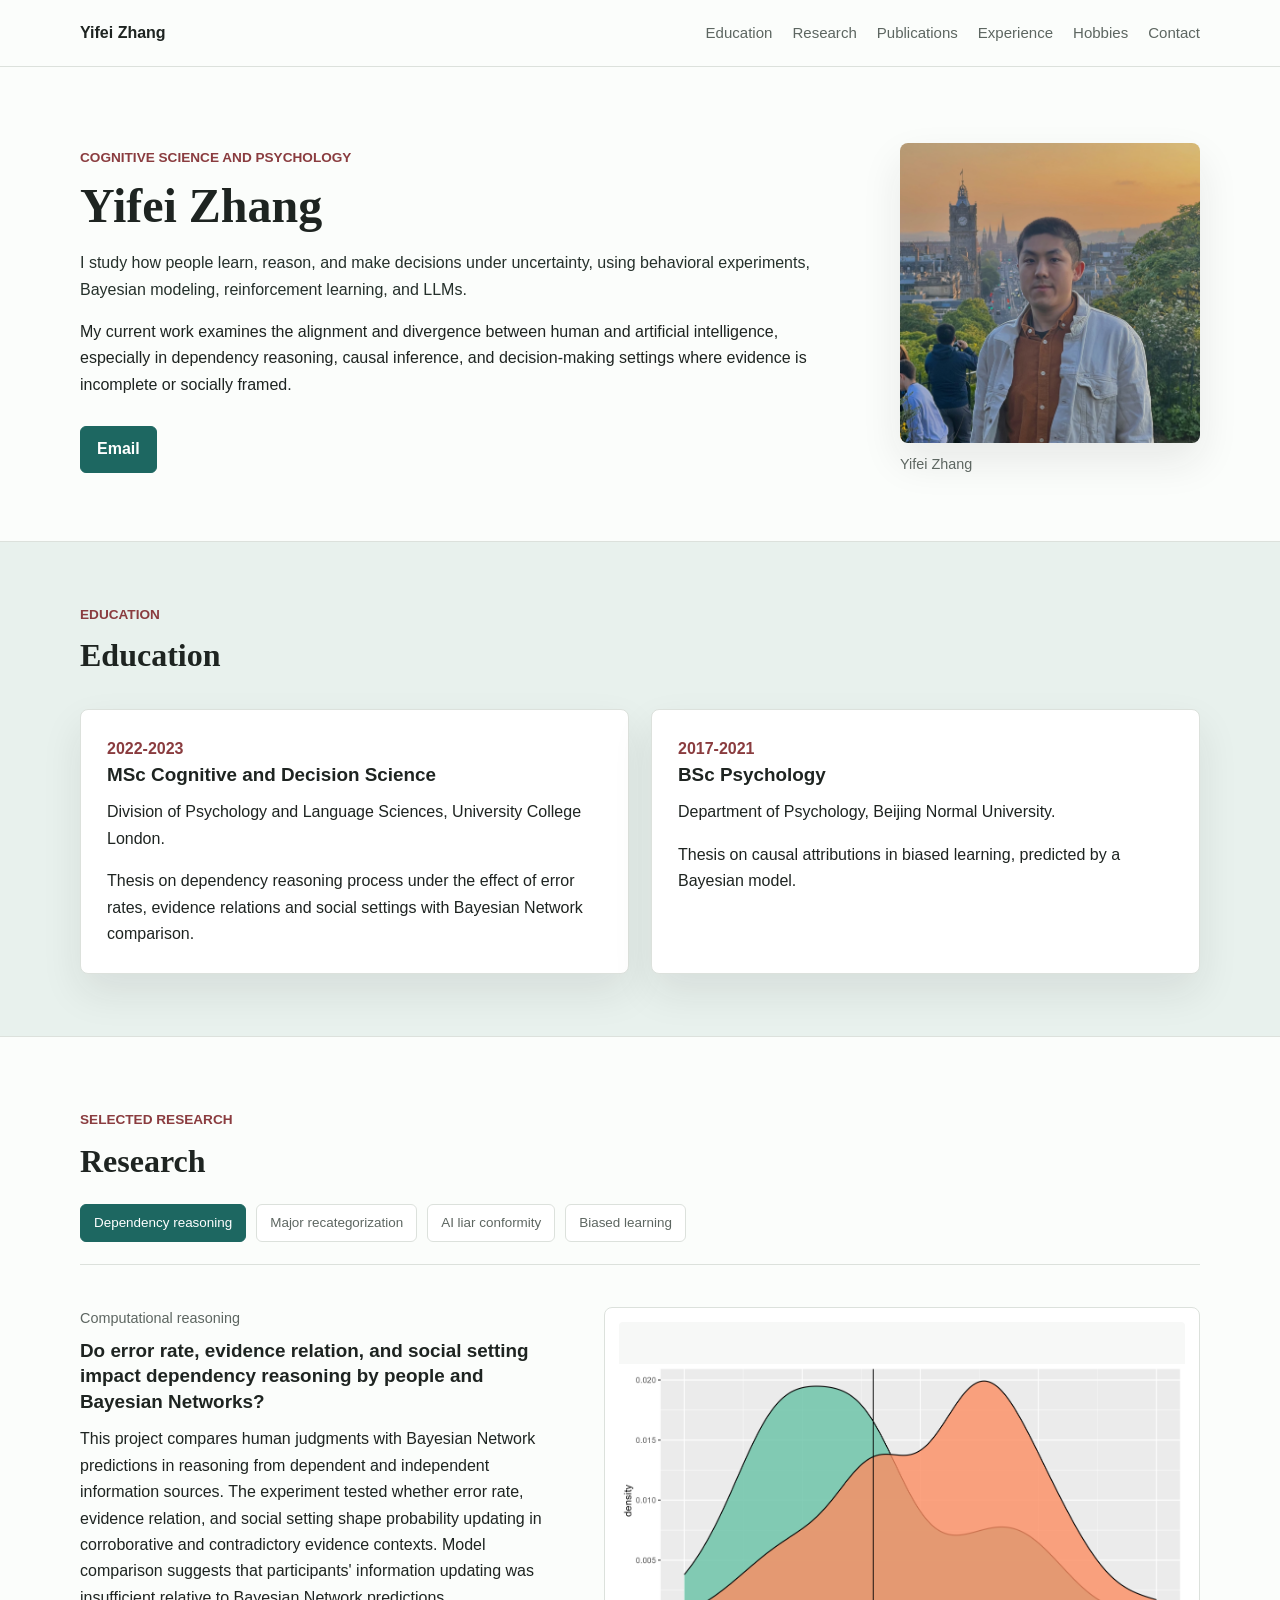
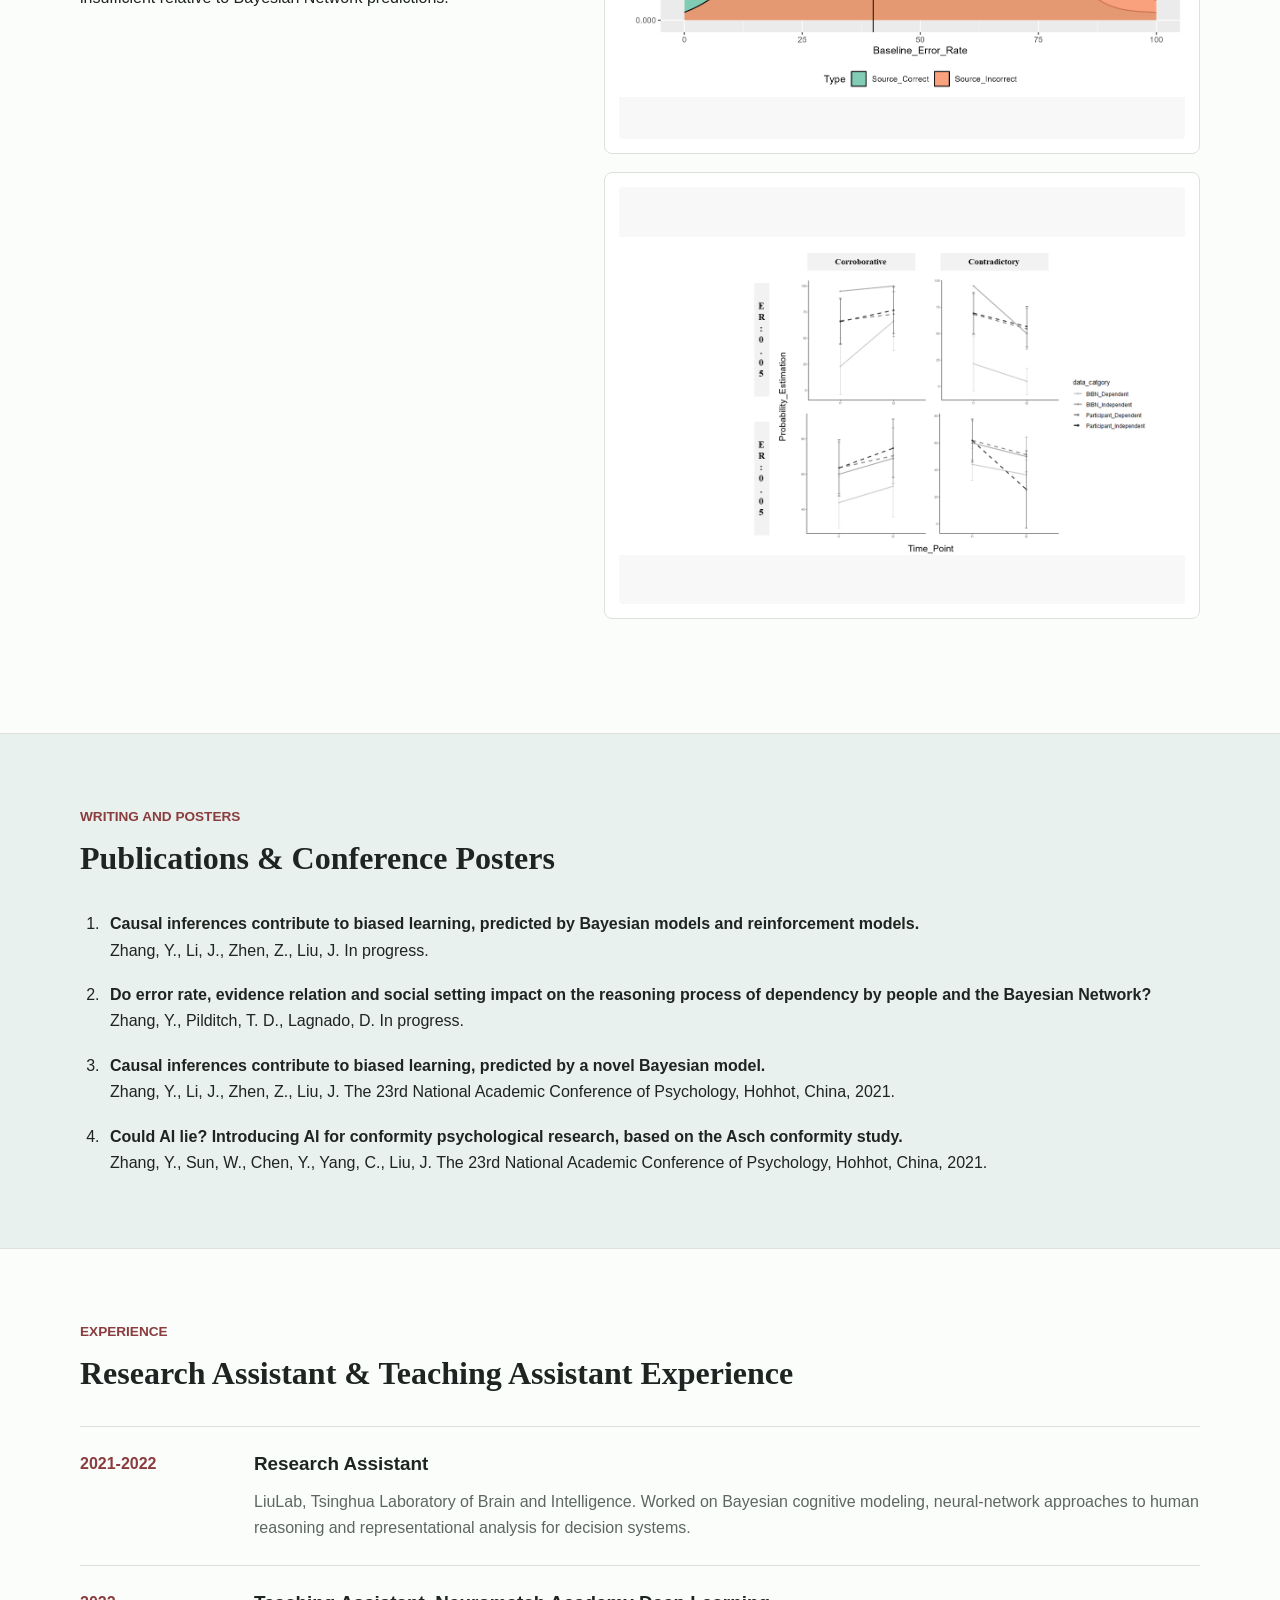
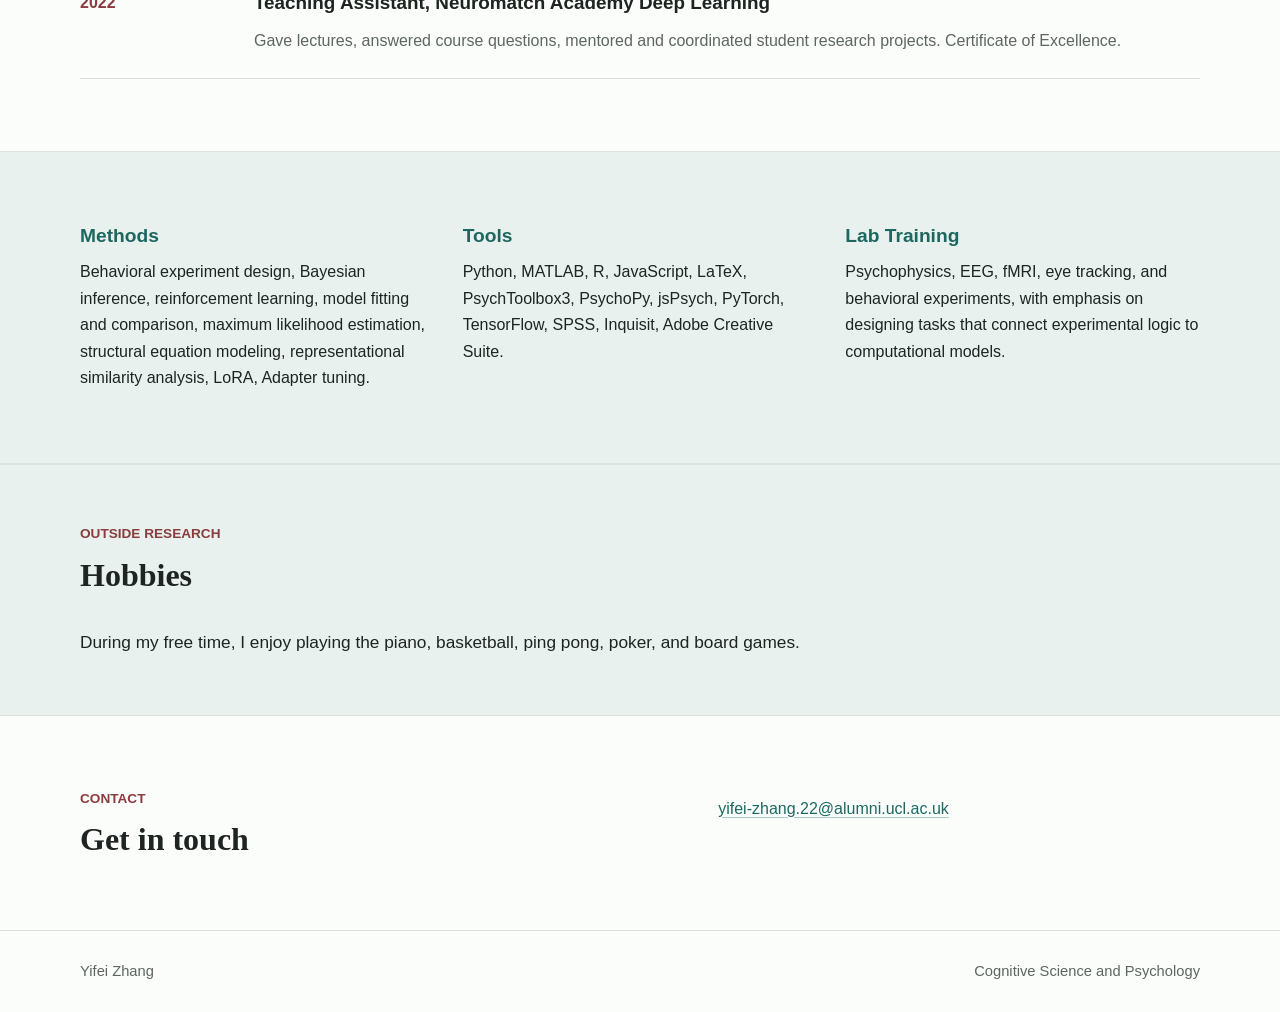
<file: index.html>
<!doctype html>
<html lang="en">
  <head>
    <meta charset="utf-8">
    <meta name="viewport" content="width=device-width, initial-scale=1">
    <title>Yifei Zhang | Cognitive Science and Psychology</title>
    <meta
      name="description"
      content="Academic homepage of Yifei Zhang, focused on computational models of human learning, reasoning, and decision-making."
    >
    <link rel="stylesheet" href="styles.css">
  </head>
  <body>
    <header class="site-header">
      <div class="wrap header-inner">
        <a class="site-name" href="#top">Yifei Zhang</a>
        <nav class="nav" aria-label="Primary navigation">
          <a href="#education">Education</a>
          <a href="#research">Research</a>
          <a href="#publications">Publications</a>
          <a href="#experience">Experience</a>
          <a href="#hobbies">Hobbies</a>
          <a href="#contact">Contact</a>
        </nav>
      </div>
    </header>

    <main id="top">
      <section class="profile wrap" aria-labelledby="profile-title">
        <div class="profile-copy">
          <p class="eyebrow">Cognitive Science and Psychology</p>
          <h1 id="profile-title">Yifei Zhang</h1>
          <p class="lead">
            I study how people learn, reason, and make decisions under uncertainty, using
            behavioral experiments, Bayesian modeling, reinforcement learning, and
            LLMs.
          </p>
          <p>
            My current work examines the alignment and divergence between human and
            artificial intelligence, especially in dependency reasoning, causal inference,
            and decision-making settings where evidence is incomplete or socially framed.
          </p>
          <div class="actions" aria-label="Profile links">
            <a class="button primary" href="mailto:yifei-zhang.22@alumni.ucl.ac.uk">Email</a>
          </div>
        </div>
        <figure class="portrait">
          <img src="assets/selfie5.jpg" alt="Portrait of Yifei Zhang">
          <figcaption>Yifei Zhang</figcaption>
        </figure>
      </section>

      <section id="education" class="section-band">
        <div class="wrap section education-section" aria-labelledby="education-title">
          <div class="section-heading">
            <p class="eyebrow">Education</p>
            <h2 id="education-title">Education</h2>
          </div>
          <div class="education-grid">
            <article class="education-card">
              <span class="date">2022-2023</span>
              <h3>MSc Cognitive and Decision Science</h3>
              <p>Division of Psychology and Language Sciences, University College London.</p>
              <p>
                Thesis on dependency reasoning process under the effect of error rates,
                evidence relations and social settings with Bayesian Network comparison.
              </p>
            </article>
            <article class="education-card">
              <span class="date">2017-2021</span>
              <h3>BSc Psychology</h3>
              <p>Department of Psychology, Beijing Normal University.</p>
              <p>
                Thesis on causal attributions in biased learning, predicted by a Bayesian
                model.
              </p>
            </article>
          </div>
        </div>
      </section>

      <section id="research" class="wrap section" aria-labelledby="research-title">
        <div class="section-heading">
          <p class="eyebrow">Selected Research</p>
          <h2 id="research-title">Research</h2>
        </div>
        <div class="research-tabs" role="tablist" aria-label="Selected research projects">
          <button class="research-tab is-active" type="button" data-research-target="dependency">
            Dependency reasoning
          </button>
          <button class="research-tab" type="button" data-research-target="majors">
            Major recategorization
          </button>
          <button class="research-tab" type="button" data-research-target="conformity">
            AI liar conformity
          </button>
          <button class="research-tab" type="button" data-research-target="biased-learning">
            Biased learning
          </button>
        </div>

        <article class="research-item research-panel is-active" data-research-panel="dependency">
          <div class="research-copy">
            <p class="meta">Computational reasoning</p>
            <h3>
              Do error rate, evidence relation, and social setting impact dependency
              reasoning by people and Bayesian Networks?
            </h3>
            <p>
              This project compares human judgments with Bayesian Network predictions in
              reasoning from dependent and independent information sources. The experiment
              tested whether error rate, evidence relation, and social setting shape
              probability updating in corroborative and contradictory evidence contexts.
              Model comparison suggests that participants' information updating was
              insufficient relative to Bayesian Network predictions.
            </p>
          </div>
          <div class="research-media two-up">
            <figure>
              <img
                src="assets/research_image1.png"
                alt="Density plot comparing baseline error rate for correct and incorrect sources"
              >
            </figure>
            <figure>
              <img
                src="assets/research_image2.png"
                alt="Line charts of probability estimation by evidence relation and error rate"
              >
            </figure>
          </div>
        </article>

        <article class="research-item research-panel" data-research-panel="majors">
          <div class="research-copy">
            <p class="meta">Representational analysis</p>
            <h3>
              Representational similarity analysis for recategorizing university majors in a
              high-tech 21st-century context
            </h3>
            <p>
              This work adapts representational similarity analysis to behavioral and
              text-derived data. The project builds an NLP pipeline over a
              300-million-word original corpus to quantify 21st-century competencies and
              produce a more interpretable structure for university majors.
            </p>
          </div>
          <div class="research-media">
            <figure>
              <img
                src="assets/research_image3.png"
                alt="Representational similarity matrix for university majors"
              >
            </figure>
          </div>
        </article>

        <article class="research-item research-panel" data-research-panel="conformity">
          <div class="research-copy">
            <p class="meta">Social cognition and AI</p>
            <h3>
              The conformity of a Chinese new generation born in the AI era under the
              setting of an artificial intelligence "liar"
            </h3>
            <p>
              This project adapts the Asch conformity paradigm to test whether individuals
              conform to judgments made by an AI agent. The study asks how trust,
              disagreement, and social pressure shift when the confederate is artificial
              rather than human.
            </p>
          </div>
          <div class="research-media">
            <figure>
              <img
                src="assets/research_image4.png"
                alt="Line chart showing conformity-related measurements across sixteen conditions"
              >
            </figure>
          </div>
        </article>

        <article class="research-item research-panel" data-research-panel="biased-learning">
          <div class="research-copy">
            <p class="meta">Causal learning</p>
            <h3>
              Causal inferences contribute to biased learning, predicted by a novel Bayesian
              model
            </h3>
            <p>
              This project investigates people's causal inference process during biased
              learning with Bayesian models and reinforcement learning models. The work
              applies Bayesian modeling to describe and predict biased learning in
              sequential decision settings.
            </p>
          </div>
          <div class="research-media">
            <figure>
              <img
                src="assets/research_image5.png"
                alt="Bar chart comparing model or condition measurements for biased learning"
              >
            </figure>
          </div>
        </article>
      </section>

      <section id="publications" class="section-band">
        <div class="wrap section" aria-labelledby="publications-title">
          <div class="section-heading">
            <p class="eyebrow">Writing and Posters</p>
            <h2 id="publications-title">Publications & Conference Posters</h2>
          </div>
          <ol class="publication-list">
            <li>
              <span class="paper-title">
                Causal inferences contribute to biased learning, predicted by Bayesian
                models and reinforcement models.
              </span>
              <span>Zhang, Y., Li, J., Zhen, Z., Liu, J. In progress.</span>
            </li>
            <li>
              <span class="paper-title">
                Do error rate, evidence relation and social setting impact on the reasoning
                process of dependency by people and the Bayesian Network?
              </span>
              <span>Zhang, Y., Pilditch, T. D., Lagnado, D. In progress.</span>
            </li>
            <li>
              <span class="paper-title">
                Causal inferences contribute to biased learning, predicted by a novel
                Bayesian model.
              </span>
              <span>
                Zhang, Y., Li, J., Zhen, Z., Liu, J. The 23rd National Academic Conference
                of Psychology, Hohhot, China, 2021.
              </span>
            </li>
            <li>
              <span class="paper-title">
                Could AI lie? Introducing AI for conformity psychological research, based on
                the Asch conformity study.
              </span>
              <span>
                Zhang, Y., Sun, W., Chen, Y., Yang, C., Liu, J. The 23rd National Academic
                Conference of Psychology, Hohhot, China, 2021.
              </span>
            </li>
          </ol>
        </div>
      </section>

      <section id="experience" class="wrap section" aria-labelledby="experience-title">
        <div class="section-heading">
          <p class="eyebrow">Experience</p>
          <h2 id="experience-title">Research Assistant & Teaching Assistant Experience</h2>
        </div>
        <div class="timeline">
          <article class="timeline-entry">
            <span class="date">2021-2022</span>
            <div>
              <h3>Research Assistant</h3>
              <p>
                LiuLab, Tsinghua Laboratory of Brain and Intelligence. Worked on Bayesian
                cognitive modeling, neural-network approaches to human reasoning and
                representational analysis for decision systems.
              </p>
            </div>
          </article>
          <article class="timeline-entry">
            <span class="date">2022</span>
            <div>
              <h3>Teaching Assistant, Neuromatch Academy Deep Learning</h3>
              <p>
                Gave lectures, answered course questions, mentored and coordinated student
                research projects. Certificate of Excellence.
              </p>
            </div>
          </article>
        </div>
      </section>

      <section class="section-band">
        <div class="wrap section methods-grid" aria-label="Technical skills">
          <div>
            <h2>Methods</h2>
            <p>
              Behavioral experiment design, Bayesian inference, reinforcement learning,
              model fitting and comparison, maximum likelihood estimation, structural
              equation modeling, representational similarity analysis, LoRA, Adapter
              tuning.
            </p>
          </div>
          <div>
            <h2>Tools</h2>
            <p>
              Python, MATLAB, R, JavaScript, LaTeX, PsychToolbox3, PsychoPy, jsPsych,
              PyTorch, TensorFlow, SPSS, Inquisit, Adobe Creative Suite.
            </p>
          </div>
          <div>
            <h2>Lab Training</h2>
            <p>
              Psychophysics, EEG, fMRI, eye tracking, and behavioral experiments, with
              emphasis on designing tasks that connect experimental logic to computational
              models.
            </p>
          </div>
        </div>
      </section>

      <section id="hobbies" class="section-band">
        <div class="wrap section hobbies" aria-labelledby="hobbies-title">
          <div class="section-heading">
            <p class="eyebrow">Outside Research</p>
            <h2 id="hobbies-title">Hobbies</h2>
          </div>
          <p class="hobby-copy">
            During my free time, I enjoy playing the piano, basketball, ping pong, poker,
            and board games.
          </p>
        </div>
      </section>

      <section id="contact" class="wrap section contact" aria-labelledby="contact-title">
        <div>
          <p class="eyebrow">Contact</p>
          <h2 id="contact-title">Get in touch</h2>
        </div>
        <div class="contact-links">
          <a href="mailto:yifei-zhang.22@alumni.ucl.ac.uk">yifei-zhang.22@alumni.ucl.ac.uk</a>
        </div>
      </section>
    </main>

    <footer class="footer">
      <div class="wrap">
        <span>Yifei Zhang</span>
        <span>Cognitive Science and Psychology</span>
      </div>
    </footer>
    <script src="script.js"></script>
  </body>
</html>
</file>
<file: styles.css>
:root {
  --ink: #1e2421;
  --muted: #5d6661;
  --line: #dce1dc;
  --paper: #fbfdfb;
  --band: #e8f1ed;
  --header: rgba(251, 253, 251, 0.95);
  --lead: #25302b;
  --teal: #1d6761;
  --red: #8a3c3f;
  --olive: #66722d;
  --white: #ffffff;
  --shadow: 0 18px 42px rgba(30, 36, 33, 0.09);
}

* {
  box-sizing: border-box;
}

html {
  scroll-behavior: smooth;
}

body {
  margin: 0;
  background: var(--paper);
  color: var(--ink);
  font-family: "Inter", "Segoe UI", Arial, sans-serif;
  font-size: 16px;
  line-height: 1.65;
  letter-spacing: 0;
  transition: background-color 260ms ease, color 260ms ease;
}

img {
  display: block;
  max-width: 100%;
}

a {
  color: var(--teal);
  text-decoration-color: rgba(29, 103, 97, 0.35);
  text-underline-offset: 0.18em;
}

a:hover {
  color: var(--red);
}

.wrap {
  width: min(1120px, calc(100% - 40px));
  margin: 0 auto;
}

.site-header {
  position: sticky;
  top: 0;
  z-index: 10;
  background: var(--header);
  border-bottom: 1px solid var(--line);
  backdrop-filter: blur(10px);
}

.header-inner {
  display: flex;
  align-items: center;
  justify-content: space-between;
  gap: 24px;
  min-height: 66px;
}

.site-name {
  color: var(--ink);
  font-weight: 700;
  text-decoration: none;
}

.nav {
  display: flex;
  flex-wrap: wrap;
  justify-content: flex-end;
  gap: 8px 20px;
  font-size: 0.94rem;
}

.nav a {
  color: var(--muted);
  text-decoration: none;
}

.nav a:hover {
  color: var(--ink);
}

.research-tab {
  border: 1px solid var(--line);
  border-radius: 6px;
  background: var(--white);
  color: var(--muted);
  font: inherit;
  font-size: 0.84rem;
  line-height: 1;
  cursor: pointer;
  transition:
    border-color 180ms ease,
    background-color 180ms ease,
    color 180ms ease,
    transform 180ms ease;
}

.research-tab:hover {
  transform: translateY(-1px);
  border-color: var(--teal);
  color: var(--ink);
}

.research-tab.is-active {
  border-color: var(--teal);
  background: var(--teal);
  color: var(--white);
}

.profile {
  display: grid;
  grid-template-columns: minmax(0, 1fr) 300px;
  gap: 56px;
  align-items: center;
  padding: 76px 0 64px;
}

.profile-copy {
  max-width: 760px;
}

.eyebrow {
  margin: 0 0 10px;
  color: var(--red);
  font-size: 0.85rem;
  font-weight: 700;
  text-transform: uppercase;
}

h1,
h2,
h3,
p {
  overflow-wrap: normal;
  word-break: normal;
}

a {
  overflow-wrap: anywhere;
}

h1 {
  margin: 0 0 18px;
  font-family: Georgia, "Times New Roman", serif;
  font-size: 3rem;
  line-height: 1.1;
  font-weight: 600;
}

h2 {
  margin: 0;
  font-family: Georgia, "Times New Roman", serif;
  font-size: 2rem;
  line-height: 1.2;
  font-weight: 600;
}

h3 {
  margin: 0 0 12px;
  font-size: 1.18rem;
  line-height: 1.35;
}

p {
  margin: 0 0 16px;
}

.lead {
  color: var(--lead);
  font-size: 1rem;
  line-height: 1.65;
}

.actions {
  display: flex;
  flex-wrap: wrap;
  gap: 12px;
  margin-top: 28px;
}

.button {
  display: inline-flex;
  align-items: center;
  min-height: 42px;
  padding: 9px 16px;
  border: 1px solid var(--line);
  border-radius: 6px;
  background: var(--white);
  color: var(--ink);
  font-weight: 650;
  text-decoration: none;
}

.button.primary {
  border-color: var(--teal);
  background: var(--teal);
  color: var(--white);
}

.button:hover {
  transform: translateY(-1px);
}

.portrait {
  margin: 0;
}

.portrait img {
  width: 300px;
  aspect-ratio: 1;
  object-fit: cover;
  object-position: center;
  image-orientation: from-image;
  border-radius: 8px;
  box-shadow: var(--shadow);
  transition: transform 260ms ease, box-shadow 260ms ease;
}

.portrait img:hover {
  transform: translateY(-3px);
}

figcaption {
  margin-top: 10px;
  color: var(--muted);
  font-size: 0.9rem;
}

.section-band {
  background: var(--band);
  border-top: 1px solid var(--line);
  border-bottom: 1px solid var(--line);
  transition: background-color 260ms ease, border-color 260ms ease;
}

.quick-facts {
  display: grid;
  grid-template-columns: repeat(3, minmax(0, 1fr));
  gap: 1px;
  padding: 26px 0;
}

.quick-facts div {
  min-height: 96px;
  padding: 22px;
  border-left: 4px solid var(--olive);
  background: var(--white);
}

.fact-label,
.meta {
  display: block;
  margin-bottom: 7px;
  color: var(--muted);
  font-size: 0.9rem;
}

.section {
  padding: 72px 0;
}

.section-heading {
  max-width: 720px;
  margin-bottom: 34px;
}

.education-section {
  padding-top: 62px;
  padding-bottom: 62px;
}

.education-grid {
  display: grid;
  grid-template-columns: repeat(2, minmax(0, 1fr));
  gap: 22px;
}

.education-card {
  min-height: 240px;
  padding: 26px;
  border: 1px solid var(--line);
  border-radius: 8px;
  background: var(--white);
  box-shadow: var(--shadow);
}

.education-card p:last-child {
  margin-bottom: 0;
}

.research-tabs {
  display: flex;
  flex-wrap: wrap;
  gap: 10px;
  margin: -10px 0 22px;
}

.research-tab {
  min-height: 38px;
  padding: 10px 13px;
}

.research-item {
  display: grid;
  grid-template-columns: minmax(0, 0.9fr) minmax(360px, 1.1fr);
  gap: 36px;
  align-items: start;
  padding: 42px 0;
  border-top: 1px solid var(--line);
}

.has-js .research-panel {
  display: none;
}

.has-js .research-panel.is-active {
  display: grid;
  animation: panelIn 340ms ease both;
}

.research-copy {
  position: sticky;
  top: 92px;
}

.research-media {
  display: grid;
  gap: 18px;
}

.research-media.two-up {
  grid-template-columns: 1fr;
}

.research-media figure {
  margin: 0;
  display: flex;
  align-items: center;
  justify-content: center;
  padding: 14px;
  min-height: 260px;
  aspect-ratio: 4 / 3;
  border: 1px solid var(--line);
  border-radius: 8px;
  background: var(--white);
}

.research-media img {
  width: 100%;
  height: 100%;
  object-fit: contain;
  border-radius: 4px;
  background: #f7f8f7;
}

.publication-list {
  display: grid;
  gap: 18px;
  margin: 0;
  padding-left: 24px;
}

.publication-list li {
  padding-left: 6px;
}

.paper-title {
  display: block;
  color: var(--ink);
  font-weight: 700;
}

.timeline {
  display: grid;
  gap: 0;
  border-top: 1px solid var(--line);
}

.timeline-entry {
  display: grid;
  grid-template-columns: 150px minmax(0, 1fr);
  gap: 24px;
  padding: 24px 0;
  border-bottom: 1px solid var(--line);
}

.timeline-entry p {
  margin-bottom: 0;
  color: var(--muted);
}

.date {
  color: var(--red);
  font-weight: 700;
  white-space: nowrap;
}

.methods-grid {
  display: grid;
  grid-template-columns: repeat(3, minmax(0, 1fr));
  gap: 28px;
}

.methods-grid h2 {
  margin-bottom: 12px;
  color: var(--teal);
  font-family: "Inter", "Segoe UI", Arial, sans-serif;
  font-size: 1.2rem;
}

.methods-grid p {
  margin-bottom: 0;
}

.contact {
  display: grid;
  grid-template-columns: minmax(0, 1fr) minmax(280px, 0.8fr);
  gap: 36px;
  align-items: start;
}

.contact-links {
  display: grid;
  gap: 12px;
  padding-top: 8px;
}

.hobbies {
  padding-top: 58px;
  padding-bottom: 58px;
}

.hobby-copy {
  max-width: 760px;
  margin: 0;
  font-size: 1.08rem;
}

.has-js .reveal {
  opacity: 0;
  transform: translateY(18px);
  transition: opacity 520ms ease, transform 520ms ease;
}

.has-js .reveal.is-visible {
  opacity: 1;
  transform: translateY(0);
}

@keyframes panelIn {
  from {
    opacity: 0;
    transform: translateY(12px);
  }

  to {
    opacity: 1;
    transform: translateY(0);
  }
}

.footer {
  padding: 28px 0;
  border-top: 1px solid var(--line);
  color: var(--muted);
  font-size: 0.92rem;
}

.footer .wrap {
  display: flex;
  justify-content: space-between;
  gap: 16px;
}

@media (max-width: 860px) {
  .profile,
  .research-item,
  .contact {
    grid-template-columns: 1fr;
  }

  .profile {
    padding-top: 48px;
  }

  .portrait {
    max-width: 300px;
  }

  .quick-facts,
  .education-grid,
  .methods-grid {
    grid-template-columns: 1fr;
  }

  .research-copy {
    position: static;
  }
}

@media (max-width: 640px) {
  .wrap {
    width: min(100% - 28px, 1120px);
  }

  .header-inner {
    align-items: flex-start;
    flex-direction: column;
    gap: 8px;
    padding: 14px 0;
  }

  .nav {
    justify-content: flex-start;
    gap: 8px 14px;
  }

  h1 {
    font-size: 2.35rem;
  }

  h2 {
    font-size: 1.65rem;
  }

  .section {
    padding: 54px 0;
  }

  .timeline-entry {
    grid-template-columns: 1fr;
    gap: 8px;
  }

  .footer .wrap {
    flex-direction: column;
  }
}
</file>
